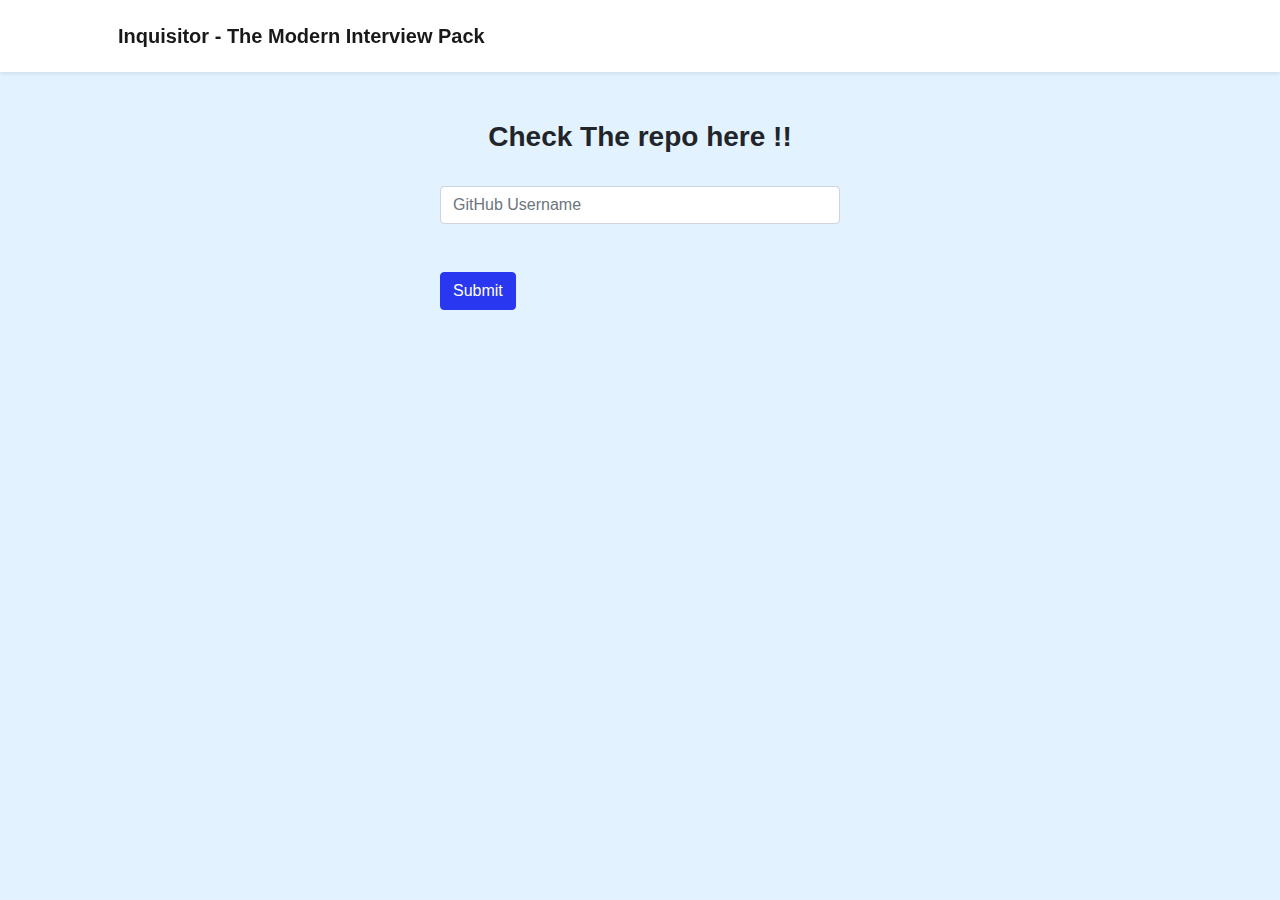
<file: git/index.html>
<!DOCTYPE html>
<html lang="en">
<head>
	<meta charset="UTF-8">
	<title>GitHub </title>
	<link rel="stylesheet" href="https://cdnjs.cloudflare.com/ajax/libs/font-awesome/5.15.3/css/all.min.css" integrity="sha512-iBBXm8fW90+nuLcSKlbmrPcLa0OT92xO1BIsZ+ywDWZCvqsWgccV3gFoRBv0z+8dLJgyAHIhR35VZc2oM/gI1w==" crossorigin="anonymous" referrerpolicy="no-referrer" />
	<!-- Import the Bootstrap CSS CDN -->
	<link rel="stylesheet" href="https://stackpath.bootstrapcdn.com/bootstrap/4.1.3/css/bootstrap.min.css" integrity="sha384-MCw98/SFnGE8fJT3GXwEOngsV7Zt27NXFoaoApmYm81iuXoPkFOJwJ8ERdknLPMO" crossorigin="anonymous">
	<link href="./styles.css" rel="stylesheet" />
</head>
<body style="background-color: hsl(206, 92%, 94%)">
	<nav class="navbar navbar-expand-lg navbar-light fixed-top shadow-sm" id="mainNav">
		<div class="container px-5">
			<a class="navbar-brand fw-bold" href="../homepage/index.html"><i class="fas fa-arrow-left"></i> Inquisitor - The Modern Interview Pack</a>
			<button class="navbar-toggler" type="button" data-bs-toggle="collapse" data-bs-target="#navbarResponsive" aria-controls="navbarResponsive" aria-expanded="false" aria-label="Toggle navigation">
				Menu
				<i class="bi-list"></i>
			</button>
			<div class="collapse navbar-collapse" id="navbarResponsive">
				<ul class="navbar-nav ms-auto me-4 my-3 my-lg-0">
					
				</ul>
				
			</div>
		</div>
	</nav> <br><br><br>
	<div class="container">
		<h3 class="text-center mt-5" >Check The repo here !!</h3><br>
	<form id="gitHubForm" class="form-inline mx-auto" style="width: 400px">
		<input id="usernameInput" class="form-control mb-5" type="text" name="username" placeholder="GitHub Username">
		<input type="submit" class="btn btn-primary ml-2 mb-5" value="Submit">
	</form>
	<ul id="userRepos" class="list-group mx-auto mb-5" style="width: 500px">

	</ul>
	
	<script src="app.js"></script>
	</div>
</body>
</html>
</file>
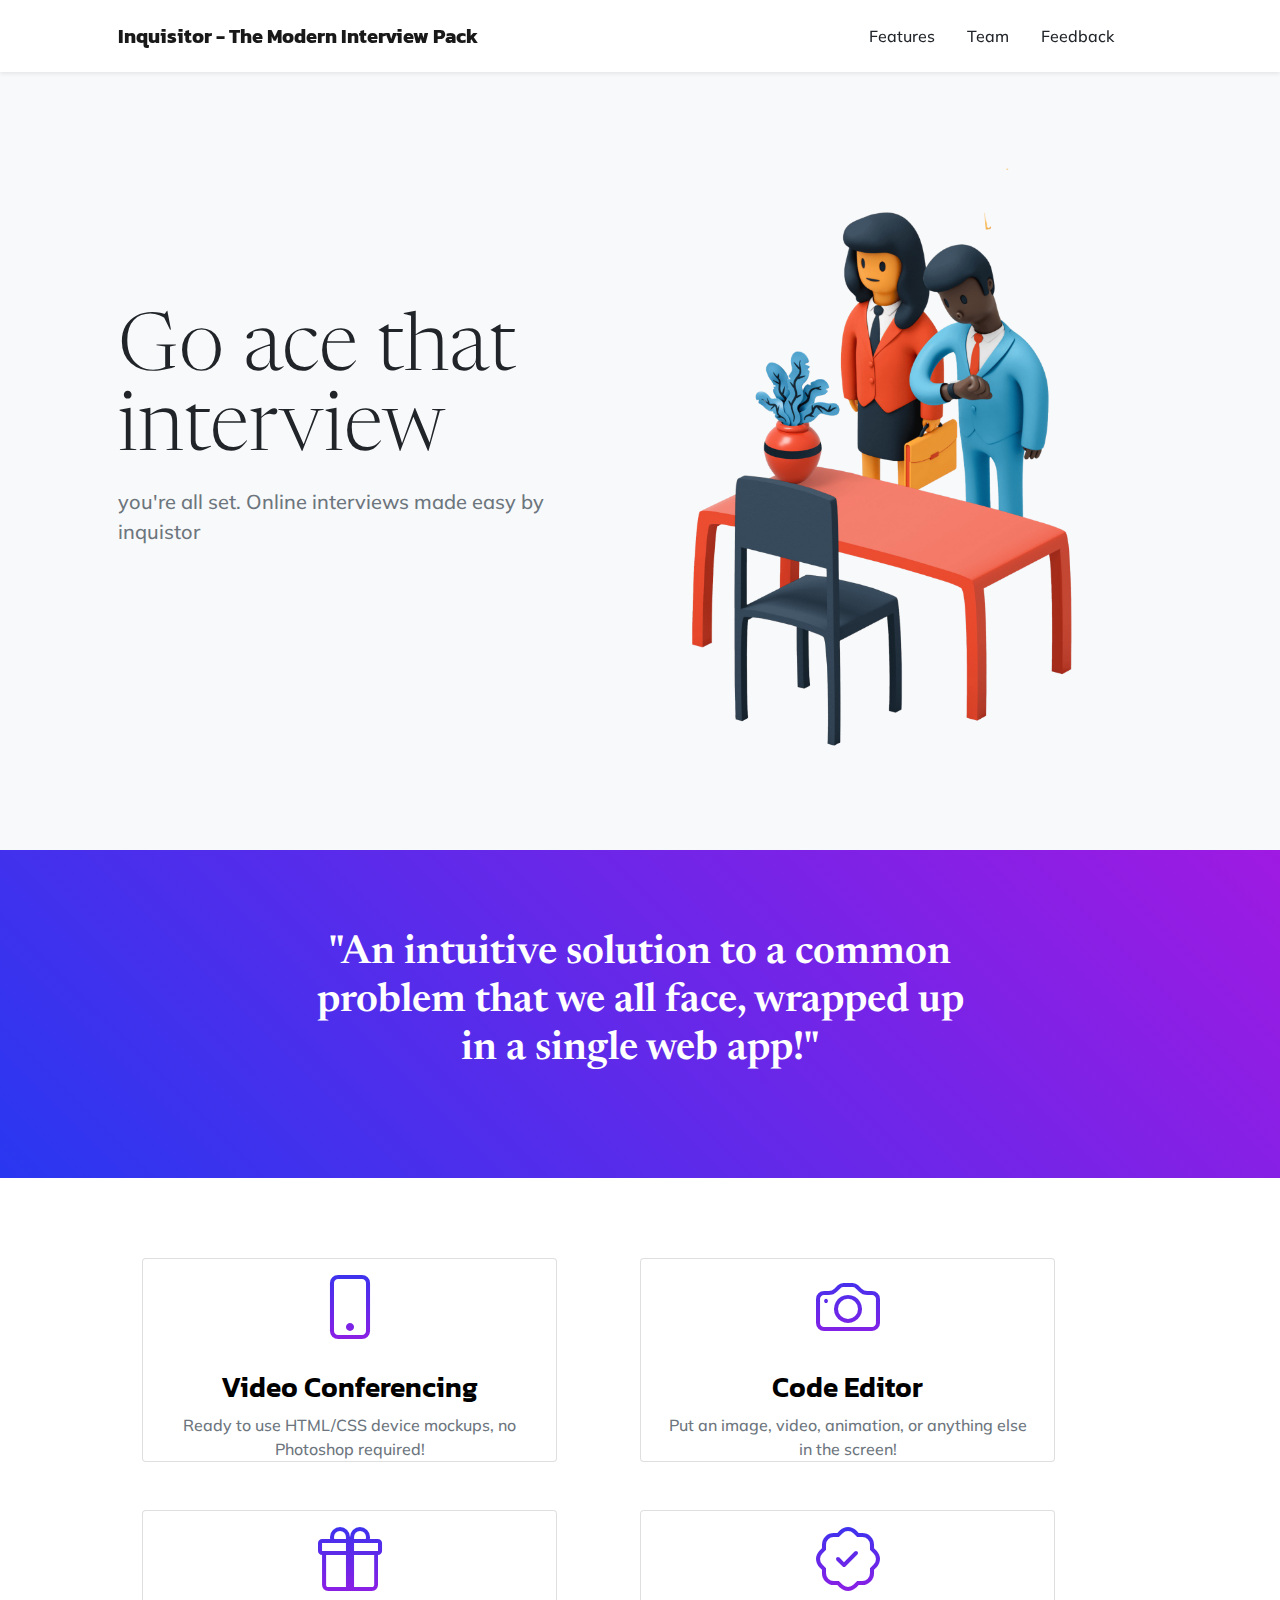
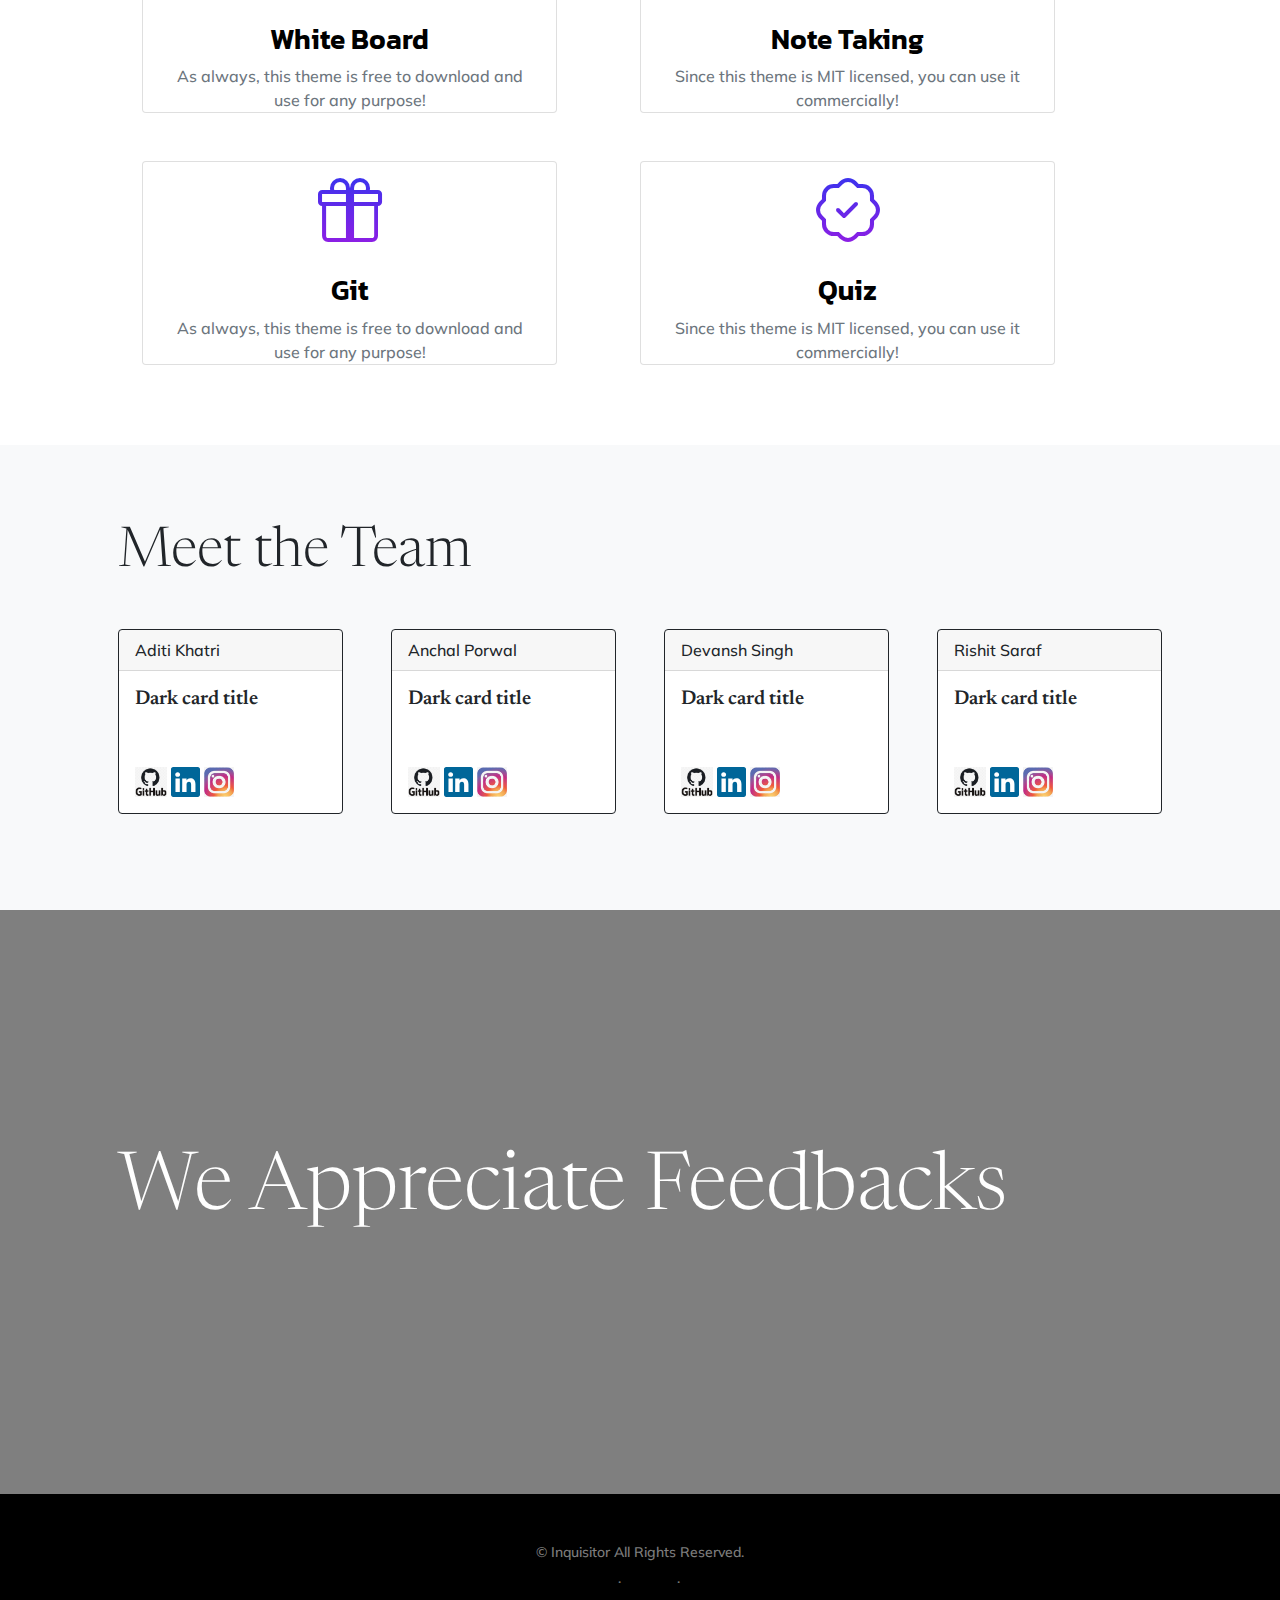
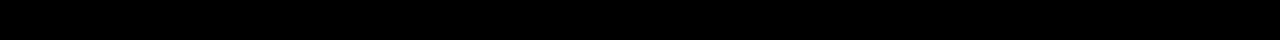
<file: homepage/index.html>
<!DOCTYPE html>
<html lang="en">
    <head>
        <meta charset="utf-8" />
        <meta name="viewport" content="width=device-width, initial-scale=1, shrink-to-fit=no" />
        <meta name="description" content="" />
        <meta name="author" content="" />
        <title>Inter View Pack</title>
        <link rel="icon" type="image/x-icon" href="assets/favicon.ico" />
        <!-- Bootstrap icons-->
        <link href="https://cdn.jsdelivr.net/npm/bootstrap-icons@1.5.0/font/bootstrap-icons.css" rel="stylesheet" />
        <!-- Google fonts-->
        <link rel="preconnect" href="https://fonts.gstatic.com" />
        <link href="https://fonts.googleapis.com/css2?family=Newsreader:ital,wght@0,600;1,600&amp;display=swap" rel="stylesheet" />
        <link href="https://fonts.googleapis.com/css2?family=Mulish:ital,wght@0,300;0,500;0,600;0,700;1,300;1,500;1,600;1,700&amp;display=swap" rel="stylesheet" />
        <link href="https://fonts.googleapis.com/css2?family=Kanit:ital,wght@0,400;1,400&amp;display=swap" rel="stylesheet" />
        <!-- Core theme CSS (includes Bootstrap)-->
        <link href="css/styles.css" rel="stylesheet" />
    </head>
    <body id="page-top">
        <!-- Navigation-->
        <nav class="navbar navbar-expand-lg navbar-light fixed-top shadow-sm" id="mainNav">
            <div class="container px-5">
                <a class="navbar-brand fw-bold" href="#page-top">Inquisitor - The Modern Interview Pack</a>
                <button class="navbar-toggler" type="button" data-bs-toggle="collapse" data-bs-target="#navbarResponsive" aria-controls="navbarResponsive" aria-expanded="false" aria-label="Toggle navigation">
                    Menu
                    <i class="bi-list"></i>
                </button>
                <div class="collapse navbar-collapse" id="navbarResponsive">
                    <ul class="navbar-nav ms-auto me-4 my-3 my-lg-0">
                        <li class="nav-item"><a class="nav-link me-lg-3" href="#features">Features</a></li>
                        <li class="nav-item"><a class="nav-link me-lg-3" href="#team">Team</a></li>
                        <li class="nav-item"><a class="nav-link me-lg-3" href="#download">Feedback</a></li>
                    </ul>
                    
                </div>
            </div>
        </nav>
        <!-- Mashead header-->
        <header class="masthead">
            <div class="container px-5">
                <div class="row gx-5 align-items-center">
                    <div class="col-lg-6">
                        <!-- Mashead text and app badges-->
                        <div class="mb-5 mb-lg-0 text-center text-lg-start">
                            <h1 class="display-1 lh-1 mb-3">Go ace that interview</h1>
                            <p class="lead fw-normal text-muted mb-5"> you're all set. Online interviews made easy by inquistor</p>
                            <div class="d-flex flex-column flex-lg-row align-items-center">
                                <br><br>
                            </div>
                        </div>
                    </div>
                    <div class="col-lg-6">
                        <!-- Masthead device mockup feature-->
                        <div class="masthead-device-mockup">
                           <img src="./assets/img/main.png" height = "650">
                        </div>
                    </div>
                </div>
            </div>
        </header>
        <!-- Quote/testimonial aside-->
        <aside class="text-center bg-gradient-primary-to-secondary">
            <div class="container px-5">
                <div class="row gx-5 justify-content-center">
                    <div class="col-xl-8">
                        <div class="h2 fs-1 text-white mb-4">"An intuitive solution to a common problem that we all face, wrapped up in a single web app!"</div>
                    </div>
                </div>
            </div>
        </aside>
        <!-- App features section-->
        <section id="features">
            <div class="container px-5">
                <div class="row gx-5 align-items-center">
                    <div class="col-lg-12 order-lg-1 mb-5 mb-lg-0">
                        <div class="container-fluid px-5">

                            <div class="row gx-5">
                                
                                <div class="col-md-5 mb-5 card">
                                    <!-- Feature item-->
                                    <div class="text-center">
                                        <a href="">
                                        <i class="bi-phone icon-feature text-gradient d-block mb-3"></i>
                                        <h3 class="font-alt">Video Conferencing</h3>
                                        <p class="text-muted mb-0">Ready to use HTML/CSS device mockups, no Photoshop required!</p>
                                        </a>
                                    </div>
                                </div>

                                <div class="col-1"></div>
                                <div class="col-md-5 mb-5 card">
                                    <!-- Feature item-->
                                    <div class="text-center">
                                        <a href="../Editor/editor.html">
                                            <i class="bi-camera icon-feature text-gradient d-block mb-3"></i>
                                            <h3 class="font-alt">Code Editor</h3>
                                            <p class="text-muted mb-0">Put an image, video, animation, or anything else in the screen!</p>
                                        </a>
                                    </div>
                                </div>
                            </div>

                            <div class="row gx-5">

                                <div class="col-md-5 mb-5 mb-md-0 card">
                                    <!-- Feature item-->
                                    <div class="text-center">
                                        <a href="../board/board.html">
                                            <i class="bi-gift icon-feature text-gradient d-block mb-3"></i>
                                        <h3 class="font-alt">White Board</h3>
                                        <p class="text-muted mb-0">As always, this theme is free to download and use for any purpose!</p>
                                        </a>
                                    </div>
                                </div>
                                <div class="col-1"></div>
                                <div class="col-md-5 card">
                                    <!-- Feature item-->
                                    <div class="text-center">
                                        <a href="../notes/index.html">
                                            <i class="bi-patch-check icon-feature text-gradient d-block mb-3"></i>
                                            <h3 class="font-alt">Note Taking</h3>
                                            <p class="text-muted mb-0">Since this theme is MIT licensed, you can use it commercially!</p>
                                        </a>
                                       
                                    </div>
                                </div>

                            </div>
                            <br><br>
                            <div class="row gx-5">

                                <div class="col-md-5 mb-5 mb-md-0 card">
                                    <!-- Feature item-->
                                    <div class="text-center">
                                        <a href="../git/index.html">
                                            <i class="bi-gift icon-feature text-gradient d-block mb-3"></i>
                                        <h3 class="font-alt">Git</h3>
                                        <p class="text-muted mb-0">As always, this theme is free to download and use for any purpose!</p>
                                        </a>
                                    </div>
                                </div>


                                <div class="col-1"></div>
                                <div class="col-md-5 card">
                                    <!-- Feature item-->
                                    <div class="text-center">
                                        <a href="../quiz/index.html">
                                            <i class="bi-patch-check icon-feature text-gradient d-block mb-3"></i>
                                            <h3 class="font-alt">Quiz</h3>
                                            <p class="text-muted mb-0">Since this theme is MIT licensed, you can use it commercially!</p>
                                        </a>
                                       
                                    </div>
                                </div>

                            </div>

                        </div>
                    </div>
                    
                </div>
            </div>
        </section>
        <!-- Basic features section-->
        <section class="bg-light" id="team">
            <div class="container px-5">
                <div class="row gx-5 align-items-center justify-content-center justify-content-lg-between">
                    <div class="col-12 col-lg-12">
                        <h2 class="display-4 lh-1 mb-4 center">Meet the Team</h2> <br>
                    </div>
                    <div class="col-sm-12 col-lg-3">
                        <div class="card border-dark mb-3" style="max-width: 18rem;">
                            <div class="card-header">Aditi Khatri</div>
                            <div class="card-body text-dark">
                              <h5 class="card-title">Dark card title</h5>
                              <br><br>
                              <p class="card-text"> 
                                <a href = "https://github.com/rishitsaraf"><img class="hoverimg" src="./assets/img/git.jpeg" height="30" alt="github"></a>
                                <a href = "https://www.linkedin.com/in/rishit-saraf-6208a4a2/"><img class="hoverimg"  src="./assets/img/lin.svg" height="30" alt="linkedin"></a>
                                <a href = "https://www.instagram.com/rishitsaraf/"><img class="hoverimg" src="./assets/img/inst.png" height="30" alt="instagram"></a>
                            </p>
                            </div>
                        </div>
                    </div>

                    <div class="col-sm-12 col-lg-3">
                        <div class="card border-dark mb-3" style="max-width: 18rem;">
                            <div class="card-header">Anchal Porwal</div>
                            <div class="card-body text-dark">
                              <h5 class="card-title">Dark card title</h5> 
                              <br><br>
                              <p class="card-text"> 
                                <a href = "https://github.com/rishitsaraf"><img class="hoverimg" src="./assets/img/git.jpeg" height="30" alt="github"></a>
                                <a href = "https://www.linkedin.com/in/rishit-saraf-6208a4a2/"><img class="hoverimg"  src="./assets/img/lin.svg" height="30" alt="linkedin"></a>
                                <a href = "https://www.instagram.com/rishitsaraf/"><img class="hoverimg" src="./assets/img/inst.png" height="30" alt="instagram"></a>
                            </p>
                            </div>
                        </div>
                    </div>

                    <div class="col-sm-12 col-lg-3">
                        <div class="card border-dark mb-3" style="max-width: 18rem;">
                            <div class="card-header">Devansh Singh</div>
                            <div class="card-body text-dark">
                              <h5 class="card-title">Dark card title</h5>
                              <br><br>
                              <p class="card-text"> 
                                <a href = "https://github.com/rishitsaraf"><img class="hoverimg" src="./assets/img/git.jpeg" height="30" alt="github"></a>
                                <a href = "https://www.linkedin.com/in/rishit-saraf-6208a4a2/"><img class="hoverimg"  src="./assets/img/lin.svg" height="30" alt="linkedin"></a>
                                <a href = "https://www.instagram.com/rishitsaraf/"><img class="hoverimg" src="./assets/img/inst.png" height="30" alt="instagram"></a>
                              </p>
                            </div>
                        </div>
                    </div>

                    <div class="col-sm-12 col-lg-3">
                        <div class="card border-dark mb-3" style="max-width: 18rem;">
                            <div class="card-header">Rishit Saraf</div>
                            <div class="card-body text-dark">
                              <h5 class="card-title">Dark card title</h5>
                              <br><br>
                              <p class="card-text ml-1"> 
                                  <a href = "https://github.com/rishitsaraf"><img class="hoverimg" src="./assets/img/git.jpeg" height="30" alt="github"></a>
                                  <a href = "https://www.linkedin.com/in/rishit-saraf-6208a4a2/"><img class="hoverimg"  src="./assets/img/lin.svg" height="30" alt="linkedin"></a>
                                  <a href = "https://www.instagram.com/rishitsaraf/"><img class="hoverimg" src="./assets/img/inst.png" height="30" alt="instagram"></a>
                              </p>
                            </div>
                        </div>
                    </div>

                </div>
            </div>
        </section>
        <!-- Call to action section-->
        <section class="cta">
            <div class="cta-content">
                <div class="container px-5">
                    <h2 class="text-white display-1 lh-1 mb-4">
                        We Appreciate Feedbacks
                    </h2>
                    <!--form here-->
                </div>
            </div>
        </section>
        
        <!-- Footer-->
        <footer class="bg-black text-center py-5">
            <div class="container px-5">
                <div class="text-white-50 small">
                    <div class="mb-2">&copy; Inquisitor All Rights Reserved.</div>
                    <a href="#!">Privacy</a>
                    <span class="mx-1">&middot;</span>
                    <a href="#!">Terms</a>
                    <span class="mx-1">&middot;</span>
                    <a href="#!">FAQ</a>
                </div>
            </div>
        </footer>
        <!-- Feedback Modal-->
        
        <!-- Bootstrap core JS-->
        <script src="https://cdn.jsdelivr.net/npm/bootstrap@5.0.1/dist/js/bootstrap.bundle.min.js"></script>
        <!-- Core theme JS-->
        <script src="js/scripts.js"></script>
    </body>
</html>
</file>
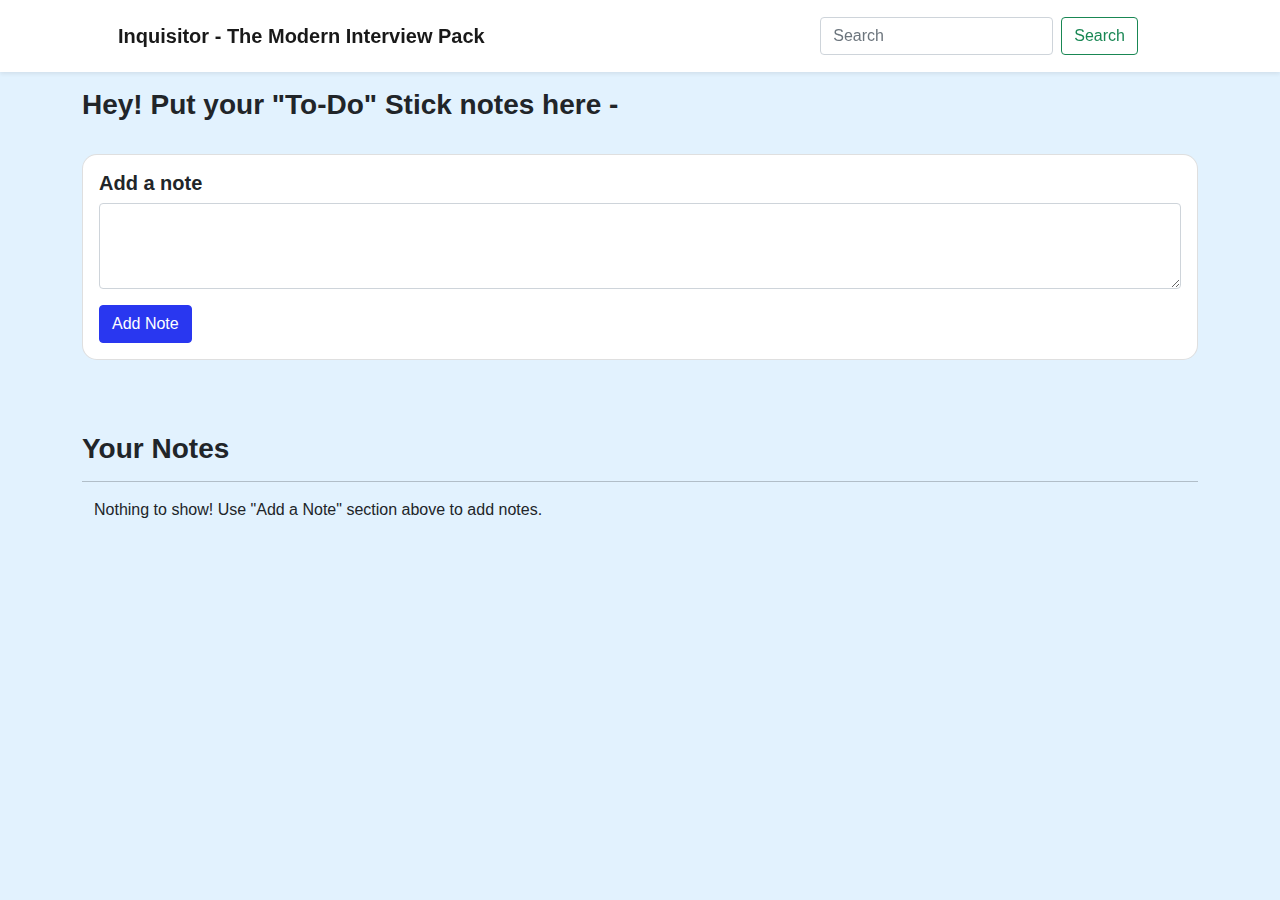
<file: notes/index.html>
<!DOCTYPE html>
<html lang="en">

<head>
    <meta charset="UTF-8">
    <meta name="viewport" content="width=device-width, initial-scale=1.0">
    <meta http-equiv="X-UA-Compatible" content="ie=edge">
    <title>Notes App</title>
    <link rel="stylesheet" href="https://stackpath.bootstrapcdn.com/bootstrap/4.3.1/css/bootstrap.min.css"
        integrity="sha384-ggOyR0iXCbMQv3Xipma34MD+dH/1fQ784/j6cY/iJTQUOhcWr7x9JvoRxT2MZw1T" crossorigin="anonymous">

    <link href="./styles.css" rel="stylesheet" />
</head>

<body style="background-color: hsl(206, 92%, 94%)">
    <nav class="navbar navbar-expand-lg navbar-light fixed-top shadow-sm" id="mainNav">
        <div class="container px-5">
            <a class="navbar-brand fw-bold" href="../homepage/index.html">Inquisitor - The Modern Interview Pack</a>
            <button class="navbar-toggler" type="button" data-bs-toggle="collapse" data-bs-target="#navbarResponsive" aria-controls="navbarResponsive" aria-expanded="false" aria-label="Toggle navigation">
                Menu
                <i class="bi-list"></i>
            </button>
            <div class="collapse navbar-collapse" id="navbarResponsive">
                <ul class="navbar-nav ms-auto me-4 my-3 my-lg-0">
                    
                    <form class="form-inline my-2 my-lg-0">
                        <input class="form-control mr-sm-2" id="searchTxt" type="search" placeholder="Search"
                            aria-label="Search">
                        <button class="btn btn-outline-success my-2 my-sm-0" type="submit">Search</button>
                    </form>
                </ul>
                
            </div>
        </div>
    </nav>
    <br><br><br>
    <div class="container my-3">
        <h3>Hey! Put your "To-Do" Stick notes here - </h3> <br>
        <div style="border-radius: 15px;" class="card">
            <div class="card-body">
                <h5 class="card-title">Add a note</h5>
                <div class="form-group">
                    <textarea class="form-control" id="addTxt" rows="3"></textarea>
                </div>
                <button class="btn btn-primary" id="addBtn">Add Note</button>
            </div>
        </div>
         <br><br><br>
        <h3>Your Notes</h3>
        <hr>
        <div id="notes" class="row container-fluid"> </div>
    </div>

    <script src="https://code.jquery.com/jquery-3.3.1.slim.min.js"
        integrity="sha384-q8i/X+965DzO0rT7abK41JStQIAqVgRVzpbzo5smXKp4YfRvH+8abtTE1Pi6jizo"
        crossorigin="anonymous"></script>
    <script src="https://cdnjs.cloudflare.com/ajax/libs/popper.js/1.14.7/umd/popper.min.js"
        integrity="sha384-UO2eT0CpHqdSJQ6hJty5KVphtPhzWj9WO1clHTMGa3JDZwrnQq4sF86dIHNDz0W1"
        crossorigin="anonymous"></script>
    <script src="https://stackpath.bootstrapcdn.com/bootstrap/4.3.1/js/bootstrap.min.js"
        integrity="sha384-JjSmVgyd0p3pXB1rRibZUAYoIIy6OrQ6VrjIEaFf/nJGzIxFDsf4x0xIM+B07jRM"
        crossorigin="anonymous"></script>
    <script src="js/app.js"></script>
</body>

</html>
</file>
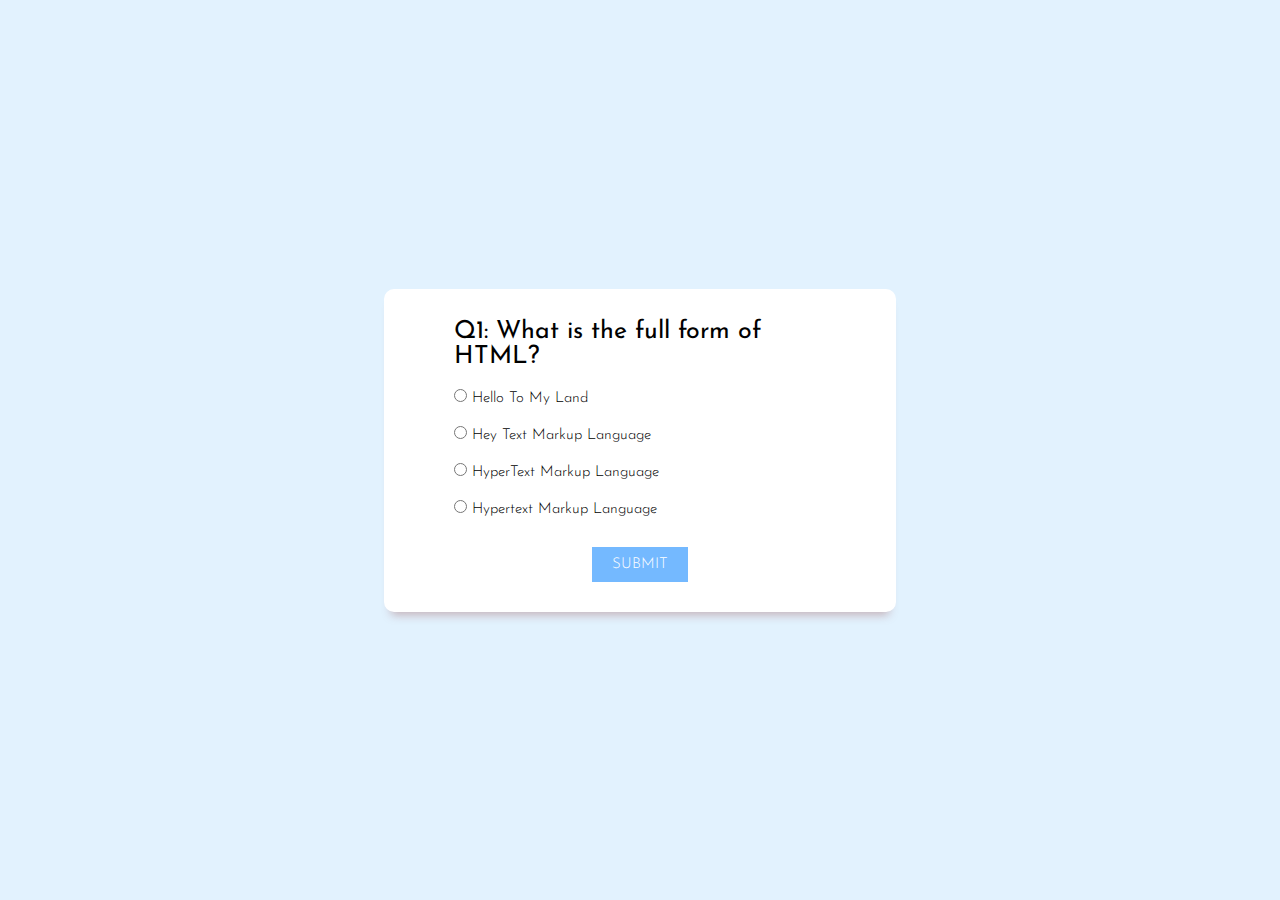
<file: quiz/index.html>
<!DOCTYPE html>
<html lang="en">
<head>
    <meta charset="UTF-8">
    <meta name="viewport" content="width=device-width, initial-scale=1.0">
    <title>Quiz</title>
    <link rel="stylesheet" href="style.css">
    </head>
    <body>
        <div class = "main-div">
            <div class = "inner-div">
                <h2 class = "question">Question comes here</h2>
                <ul>
                    <li>
                        <input type="radio" name = "answer" id="ans1" class="answer">
                        <label for="ans1" id="option1" > Answer Option </label>
                    </li>
                    <li>
                        <input type="radio" name = "answer" id="ans2" class="answer">
                        <label for="ans1" id="option2" > Answer Option </label>
                    </li>
                    <li>
                        <input type="radio" name = "answer" id="ans3" class="answer">
                        <label for="ans1" id="option3" > Answer Option </label>
                    </li>
                    <li>
                        <input type="radio" name = "answer" id="ans4" class="answer">
                        <label for="ans1" id="option4" > Answer Option </label>
                    </li>
                </ul>
                <button id = "submit">submit</button>
                <div id = "showScore" class="scoreArea"> </div>

            </div>
        </div>
        <script src="script.js"></script>
    </body>
</html>
</file>
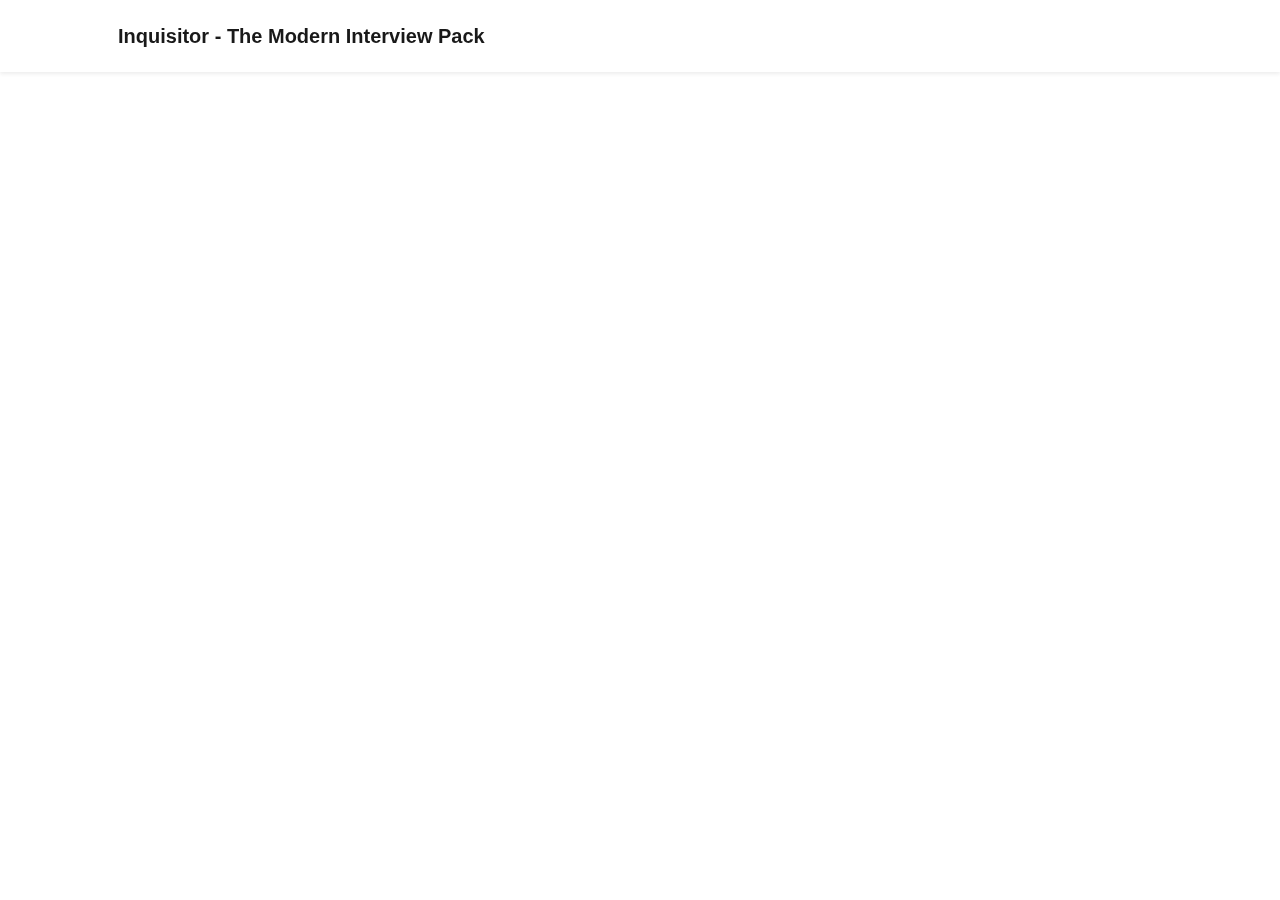
<file: Editor/editor.html>
<!DOCTYPE html>
<html>

<head>
	<title>
		Embedding an online compiler
		into a website
	</title>
	<link href="./styles.css" rel="stylesheet" />
</head>

<body>
	<nav class="navbar navbar-expand-lg navbar-light fixed-top shadow-sm" id="mainNav">
		<div class="container px-5">
			<a class="navbar-brand fw-bold" href="../homepage/index.html">Inquisitor - The Modern Interview Pack</a>
			<button class="navbar-toggler" type="button" data-bs-toggle="collapse" data-bs-target="#navbarResponsive" aria-controls="navbarResponsive" aria-expanded="false" aria-label="Toggle navigation">
				Menu
				<i class="bi-list"></i>
			</button>
			<div class="collapse navbar-collapse" id="navbarResponsive">
				<ul class="navbar-nav ms-auto me-4 my-3 my-lg-0">
					
				</ul>
				
			</div>
		</div>
	</nav>
	<br><br><br>
	<div data-pym-src=
"https://www.jdoodle.com/embed/v0/2IhG?stdin=1&arg=0">
	</div>

	<script src=
"https://www.jdoodle.com/assets/jdoodle-pym.min.js"
		type="text/javascript">
	</script>
</body>

</html>
</file>
<file: quiz/style.css>
@import url("https://fonts.googleapis.com/css2?family=Josefin+Sans:wgh&300;400&display=swap");
*{
    margin: 0;
    padding: 0;
    box-sizing: border-box;
    font-family: "Josefin Sans", sans-serif;
    font-weight: 300;
}
html{
    font-size: 62.5%;
}
.main-div{
    width: 100vw;
    min-height: 100vh;
    display: grid;
    place-items: center;
    background-color: hsl(206, 92%, 94%);
}
.inner-div{
    width: 40vw;
    background-color: #fff;
    padding: 3rem 7rem;
    border-radius: 1rem;
    box-shadow: 0 1rem 1rem -0.7rem rgba(153, 82, 82, 0.4);
}
.inner-div h2{
    font-size: 2.5rem;
    font-weight: 400;
    margin-top: 1rem 0 4rem 0;
}
.inner-div li{
    font-size: 1.5rem;
    margin-top: 2rem;
    list-style: none;
}
input{
    cursor: pointer;
}
#submit,
 .btn{
    padding: 1rem 2rem;
    outline: none;
    font-size: 1.5rem;
    font-size: 300;
    display: block;
    margin:auto;
    border:none;
    text-transform: uppercase;
    color: #fff;
    background-color: #74b9ff;
    margin-top: 3rem;
    cursor: pointer; 


}

#submit:hover{
    background-color: #0984e3;
}


#showScore {
    background-color: #dfe6e9;
    margin-top: 3rem;
    padding: 3rem 4rem;
    box-shadow: 0 1rem 1rem -0.7em rgba(0, 0, 0, 0.4);
}
#showScore h3{
    font-size: 3rem;
    text-align:center;
}
#showScore .btn{
    margin-top: 2rem;
    background-color: #55efc4;
    color: #2d3436;
}
#showScore .btn:hover{
    background-color: #00b894;
    color: #fff;
}
.scoreArea {
    display: none;
}
</file>
